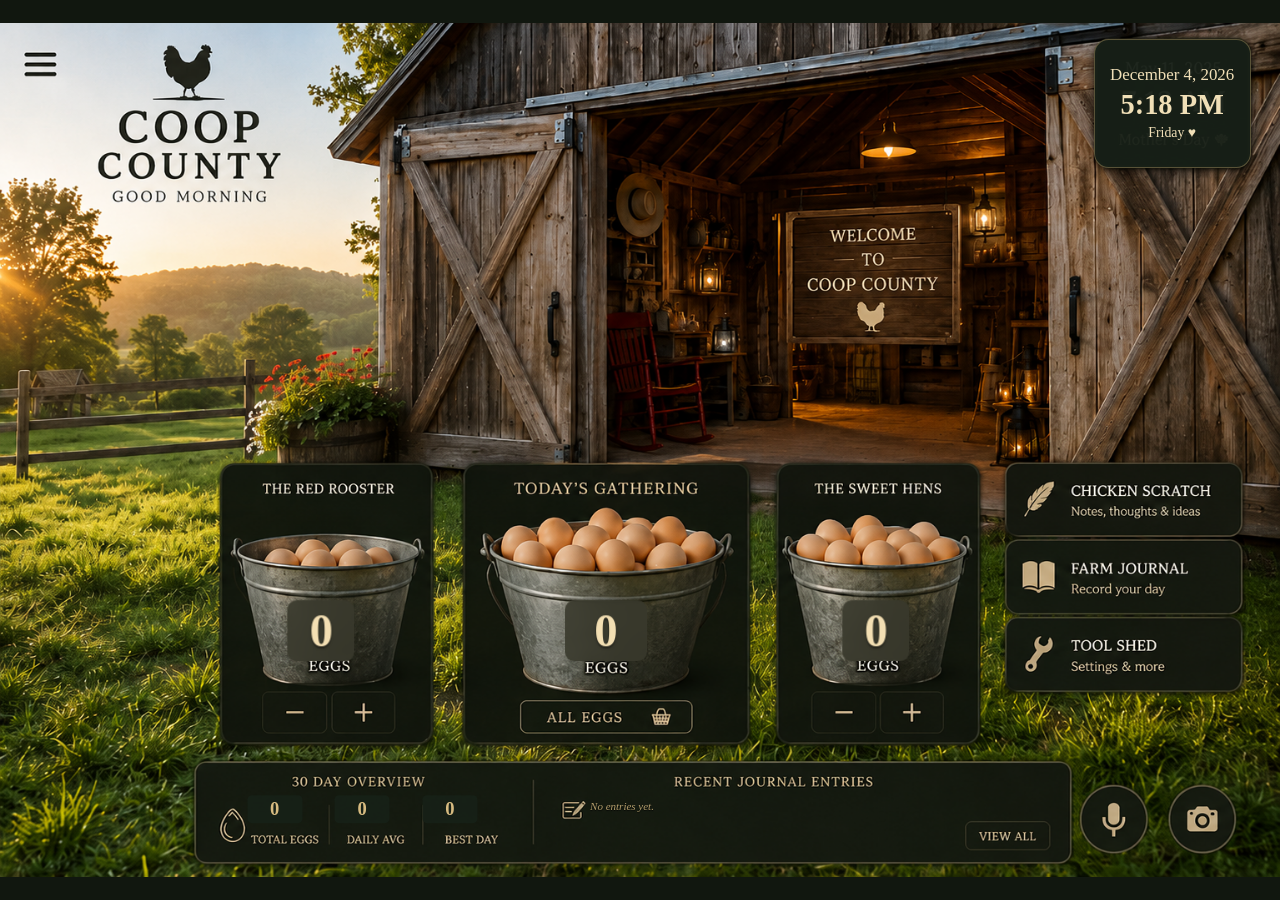
<file: index.html>
<!doctype html>
<html lang="en">
<head>
  <meta charset="utf-8">
  <meta name="viewport" content="width=device-width,initial-scale=1,viewport-fit=cover,user-scalable=yes">
  <meta name="theme-color" content="#172017">
  <meta name="apple-mobile-web-app-capable" content="yes">
  <meta name="apple-mobile-web-app-status-bar-style" content="black-translucent">
  <meta name="apple-mobile-web-app-title" content="Coop County">
  <link rel="manifest" href="manifest.webmanifest">
  <link rel="apple-touch-icon" href="assets/icons/icon-180.png">
  <title>Coop County</title>
  <link rel="stylesheet" href="css/styles.css">
  <style>
    :root{
      --ink:#f0d9a6;
      --ink-soft:#d7bb80;
      --panel:#172017;
      --panel-2:#202a1d;
      --edge:#706142;
      --shadow:rgba(0,0,0,.56);
      --focus:#fff1c8;
      --safe-top:env(safe-area-inset-top,0px);
      --safe-right:env(safe-area-inset-right,0px);
      --safe-bottom:env(safe-area-inset-bottom,0px);
      --safe-left:env(safe-area-inset-left,0px);
    }
    *{box-sizing:border-box}
    html,body{margin:0;min-height:100%;background:#11170f;color:var(--ink);font-family:Georgia,"Times New Roman",serif}
    body{overflow:auto;padding:var(--safe-top) var(--safe-right) var(--safe-bottom) var(--safe-left)}
    button,input,textarea{font:inherit}
    button{touch-action:manipulation}
    .app-shell{min-height:100svh;display:grid;place-items:center;background:#11170f}
    .illustration{
      position:relative;
      width:min(100vw,calc(100svh * 1.5));
      aspect-ratio:3/2;
      max-height:100svh;
      background:url("assets/images/coop-county-master.png") center/100% 100% no-repeat;
      overflow:hidden;
      isolation:isolate;
    }
    .hotspot,.count-btn,.capture-btn,.view-all{
      appearance:none;border:0;background:transparent;color:inherit;position:absolute;cursor:pointer;
    }
    .hotspot:focus-visible,.count-btn:focus-visible,.capture-btn:focus-visible,.view-all:focus-visible{
      outline:3px solid var(--focus);outline-offset:2px;border-radius:10px;
    }
    .hotspot{border-radius:14px}
    .hotspot:hover{box-shadow:inset 0 0 0 2px rgba(240,217,166,.36)}
    .menu-hotspot{left:1.5%;top:1.5%;width:8%;height:8%;z-index:5;}
    .clock{
      position:absolute;left:85.45%;top:1.8%;width:12.25%;height:15.1%;
      border-radius:1.15vw;background:rgba(23,32,23,.96);border:1px solid rgba(160,139,91,.48);
      box-shadow:0 .35vw .85vw var(--shadow);display:flex;flex-direction:column;align-items:center;justify-content:center;
      text-align:center;color:#f0dfb7;line-height:1.05;padding:.55vw;
    }
    .clock .date{font-size:clamp(11px,1.32vw,24px)}
    .clock .time{font-size:clamp(18px,2.22vw,40px);font-weight:700;margin:.5vw 0}
    .clock .day-note{font-size:clamp(10px,1.08vw,20px);white-space:nowrap}
    .counter-value{
      position:absolute;transform:translate(-50%,-50%);z-index:3;min-width:5.25%;height:7.2%;
      display:grid;place-items:center;border-radius:.75vw;
      color:#f3dfb3;font-size:clamp(25px,3.65vw,68px);line-height:1;font-weight:700;
      background:rgba(57,58,45,.88);backdrop-filter:blur(5px);-webkit-backdrop-filter:blur(5px);
      text-shadow:0 2px 2px rgba(0,0,0,.45);
    }
    #lucyValue{left:25.1%;top:71.2%}
    #totalValue{left:47.35%;top:71.2%;min-width:6.4%}
    #ethelValue{left:68.45%;top:71.2%}
    .count-btn{z-index:5;width:5.15%;height:5.35%;bottom:15.9%;border-radius:.45vw}
    .count-btn.minus.lucy{left:20.45%}.count-btn.plus.lucy{left:25.7%}
    .count-btn.minus.ethel{left:63.25%}.count-btn.plus.ethel{left:68.55%}
    .count-btn:active{background:rgba(240,217,166,.14)}
    .log-btn{left:40.55%;top:78.4%;width:14.2%;height:4.9%;z-index:6;border-radius:.5vw}
    .side-scratch{left:78.45%;top:51.45%;width:18.75%;height:9.1%}
    .side-journal{left:78.45%;top:60.65%;width:18.75%;height:8.8%}
    .side-tools{left:78.45%;top:69.55%;width:18.75%;height:8.8%}
    .overview-hotspot{left:15.1%;top:86.45%;width:26.45%;height:11.95%}
    .recent-hotspot{left:41.6%;top:86.45%;width:43.2%;height:11.95%}
    .view-all{left:76.35%;top:93.7%;width:6.7%;height:3.9%;z-index:6;border-radius:.4vw}
    .metric-value{
      position:absolute;z-index:4;top:92.1%;transform:translate(-50%,-50%);min-width:4.3%;height:3.25%;
      display:grid;place-items:center;background:rgba(23,32,23,.94);color:var(--ink-soft);font-weight:700;
      font-size:clamp(12px,1.45vw,26px);border-radius:.35vw;
    }
    #metricTotal{left:21.45%}#metricAverage{left:28.3%}#metricBest{left:35.15%}
    .recent-lines{
      position:absolute;z-index:4;left:46.1%;top:90.9%;width:28.4%;height:5.6%;pointer-events:none;
      color:var(--ink-soft);font-size:clamp(8px,.86vw,16px);line-height:1.45;overflow:hidden;
      text-shadow:0 1px 1px #000;
      display:grid;align-content:start;gap:.12em;
    }
    .recent-line{display:block;white-space:nowrap;overflow:hidden;text-overflow:ellipsis;min-width:0}
    .recent-empty{opacity:.82;font-style:italic}
    .capture-pair{position:absolute;z-index:8;right:3.55%;bottom:2.3%;display:flex;gap:.65vw;align-items:center}
    .capture-btn{
      position:relative;width:clamp(44px,5.15vw,78px);aspect-ratio:1;border-radius:50%;
      background:rgba(23,32,23,.94);border:2px solid rgba(212,187,128,.62);box-shadow:0 .3vw .8vw var(--shadow);
      display:grid;place-items:center;color:#caae72;
    }
    .capture-btn svg{width:51%;height:51%;fill:none;stroke:currentColor;stroke-width:1.75;stroke-linecap:round;stroke-linejoin:round}
    .capture-btn.listening{animation:pulse 1s ease-in-out infinite}
    @keyframes pulse{50%{box-shadow:0 0 0 .55vw rgba(212,187,128,.25),0 .3vw .8vw var(--shadow)}}
    .sr-only{position:absolute;width:1px;height:1px;padding:0;margin:-1px;overflow:hidden;clip:rect(0,0,0,0);white-space:nowrap;border:0}
    .modal-backdrop{position:fixed;inset:0;z-index:30;background:rgba(7,10,7,.62);display:none;align-items:center;justify-content:center;padding:18px}
    .modal-backdrop.open{display:flex}
    .modal{
      width:min(560px,96vw);max-height:min(82svh,720px);overflow:auto;background:linear-gradient(180deg,#202b1f,#141c15);
      color:#f0d9a6;border:1px solid #7d6c49;border-radius:18px;box-shadow:0 20px 60px rgba(0,0,0,.65);padding:20px;
    }
    .modal header{display:flex;align-items:center;justify-content:space-between;gap:14px;margin-bottom:14px}
    .modal h2{margin:0;font-size:clamp(22px,4vw,34px);font-weight:500}
    .close{border:1px solid #806e4b;background:#2b3929;color:#f0d9a6;border-radius:50%;width:42px;height:42px;font-size:24px;cursor:pointer}
    .modal label{display:block;margin:.8rem 0 .35rem}
    .modal input[type=text],.modal textarea{width:100%;border:1px solid #8b7750;background:#f4ead4;color:#302318;border-radius:10px;padding:11px 12px;font-size:16px}
    .modal textarea{min-height:130px;resize:vertical}
    .actions{display:flex;flex-wrap:wrap;gap:9px;margin-top:12px}
    .action{border:1px solid #8c7650;background:#2a3828;color:#f0d9a6;border-radius:10px;padding:10px 14px;cursor:pointer}
    .action.primary{background:#70502f}
    .list{display:grid;gap:9px;margin-top:14px}
    .list-item{display:grid;grid-template-columns:auto minmax(0,1fr) auto;gap:10px;align-items:center;border-top:1px solid rgba(205,178,116,.25);padding-top:10px}
    .list-item.done .item-text{text-decoration:line-through;opacity:.58}
    .scratch-add{margin-top:14px}
    .scratch-add-row{display:grid;grid-template-columns:minmax(0,1fr) auto;gap:9px;align-items:stretch}
    .scratch-add-row input{min-width:0}
    .scratch-toolbar{display:flex;justify-content:space-between;align-items:center;gap:10px;flex-wrap:wrap;margin-top:14px}
    .scratch-filters{display:flex;gap:7px;flex-wrap:wrap}
    .scratch-filter.active{background:#70502f;border-color:#b99b67}
    .scratch-summary{margin:12px 0 0;color:#cdb47b;font-size:.92rem}
    .scratch-list{margin-top:7px}
    .scratch-check{width:22px;height:22px;accent-color:#9a7449;cursor:pointer}
    .scratch-actions{display:flex;gap:6px;flex-wrap:wrap;justify-content:flex-end}
    .scratch-actions .action{padding:7px 10px}
    .scratch-empty{border:1px dashed rgba(205,178,116,.34);border-radius:10px;padding:18px;text-align:center;color:#cdb47b}
    .item-text{overflow-wrap:anywhere;line-height:1.35}
    @media (max-width:520px){
      .scratch-add-row{grid-template-columns:1fr}
      .scratch-toolbar{align-items:stretch}
      .scratch-filters{width:100%}
      .scratch-filters .action{flex:1}
      .scratch-toolbar>#clearDone{width:100%}
      .list-item{grid-template-columns:auto minmax(0,1fr)}
      .scratch-actions{grid-column:2;justify-content:flex-start}
    }
    .journal-form{border:1px solid rgba(205,178,116,.28);border-radius:14px;padding:14px;background:rgba(255,255,255,.025)}
    .journal-form-grid{display:grid;grid-template-columns:1fr 1fr;gap:10px}
    .journal-photo-preview{display:none;margin-top:10px;position:relative}
    .journal-photo-preview.show{display:block}
    .journal-photo-preview img{display:block;width:100%;max-height:260px;object-fit:cover;border-radius:12px;border:1px solid rgba(205,178,116,.35)}
    .journal-entry-head{display:flex;justify-content:space-between;gap:10px;align-items:flex-start}
    .journal-badge{display:inline-block;border:1px solid rgba(205,178,116,.35);border-radius:999px;padding:3px 8px;color:#d7bb80;font-size:.75rem;white-space:nowrap}
    .journal-entry-actions{display:flex;gap:7px;flex-wrap:wrap;margin-top:9px}
    .journal-entry-actions .action{padding:7px 10px}
    .journal-entry-photo{cursor:pointer;border:0;background:transparent;padding:0;width:100%;text-align:left}
    .journal-empty{border:1px dashed rgba(205,178,116,.34);border-radius:10px;padding:18px;text-align:center;color:#cdb47b}
    .photo-lightbox{position:fixed;inset:0;z-index:60;background:rgba(0,0,0,.88);display:none;align-items:center;justify-content:center;padding:20px}
    .photo-lightbox.open{display:flex}
    .photo-lightbox img{max-width:96vw;max-height:88svh;border-radius:12px;box-shadow:0 20px 60px rgba(0,0,0,.7)}
    .photo-lightbox .close{position:absolute;right:18px;top:calc(18px + var(--safe-top))}
    @media (max-width:520px){.journal-form-grid{grid-template-columns:1fr}.journal-entry-head{display:block}.journal-badge{margin-top:5px}}

    .tool-section{border:1px solid rgba(205,178,116,.28);border-radius:14px;padding:14px;margin-top:12px;background:rgba(255,255,255,.025)}
    .tool-section h3{margin:0 0 6px;font-size:1.08rem}
    .tool-section p{margin:0 0 10px;color:#cdb47b;line-height:1.4}
    .tool-grid{display:grid;grid-template-columns:repeat(2,minmax(0,1fr));gap:9px}
    .tool-grid .action{width:100%;text-align:center}
    .tool-stats{display:grid;grid-template-columns:repeat(2,minmax(0,1fr));gap:9px;margin-top:10px}
    .tool-stat{border:1px solid rgba(205,178,116,.24);border-radius:10px;padding:10px;background:rgba(0,0,0,.14)}
    .tool-stat strong{display:block;font-size:1.35rem;color:#f0d9a6}
    .tool-stat span{display:block;color:#cdb47b;font-size:.8rem;margin-top:2px}
    .status-line{display:flex;align-items:center;justify-content:space-between;gap:10px;border-top:1px solid rgba(205,178,116,.22);padding-top:10px;margin-top:10px}
    .status-pill{display:inline-flex;align-items:center;gap:7px;border:1px solid rgba(205,178,116,.32);border-radius:999px;padding:5px 9px;font-size:.82rem}
    .status-dot{width:9px;height:9px;border-radius:50%;background:#b75547}.status-dot.online{background:#7ca45e}
    .action.danger{background:#6e302b;border-color:#a4584e}.action.success{background:#3d6338;border-color:#6e965f}
    .tool-file{display:none}
    @media (max-width:520px){.tool-grid,.tool-stats{grid-template-columns:1fr}}
    .entry{border-top:1px solid rgba(205,178,116,.25);padding:10px 0;line-height:1.4}
    .entry time{display:block;color:#cdb47b;font-size:.88rem;margin-bottom:2px}
    .entry img{max-width:100%;border-radius:10px;margin-top:8px}
    .status{position:fixed;z-index:40;left:50%;bottom:calc(18px + var(--safe-bottom));transform:translateX(-50%);max-width:min(90vw,620px);background:#172017;color:#f0d9a6;border:1px solid #887550;border-radius:999px;padding:10px 16px;box-shadow:0 8px 25px rgba(0,0,0,.45);opacity:0;pointer-events:none;transition:opacity .2s}
    .status.show{opacity:1}
    .device-note{font-size:.85rem;color:#cdb47b;margin-top:10px}
    html[data-os="ios"] .capture-btn,html[data-os="android"] .capture-btn{min-width:48px}

    /* Phase 2 Item 4: Production Center and tucked-away utility links */
    .utility-link-list{display:grid;gap:9px;margin-top:12px}
    .utility-link-card{border:1px solid rgba(205,178,116,.28);border-radius:12px;padding:11px;background:rgba(0,0,0,.14)}
    .utility-link-card strong{display:block;font-size:1.03rem;overflow-wrap:anywhere}
    .utility-link-card a{display:block;color:#e1c384;margin-top:4px;overflow-wrap:anywhere}
    .utility-link-card p{white-space:pre-wrap;margin:7px 0 0;color:#cdb47b}
    .utility-link-actions{display:flex;gap:7px;flex-wrap:wrap;margin-top:10px}
    .utility-link-actions .action{padding:7px 10px}
    .production-summary{display:grid;grid-template-columns:repeat(2,minmax(0,1fr));gap:9px}
    .production-stat{border:1px solid rgba(205,178,116,.25);border-radius:12px;padding:12px;background:rgba(0,0,0,.14)}
    .production-stat strong{display:block;font-size:1.55rem;color:#f0d9a6}
    .production-stat span{display:block;color:#cdb47b;font-size:.78rem;margin-top:3px}
    .trend-line{margin-top:12px;border:1px solid rgba(205,178,116,.25);border-radius:12px;padding:12px;background:rgba(255,255,255,.025);line-height:1.45}
    .production-chart{display:grid;grid-template-columns:repeat(7,minmax(0,1fr));gap:7px;align-items:end;min-height:210px;margin-top:14px;padding:14px 8px 8px;border:1px solid rgba(205,178,116,.24);border-radius:12px;background:rgba(0,0,0,.14)}
    .production-day{height:180px;display:grid;grid-template-rows:22px 1fr 22px;align-items:end;justify-items:center;min-width:0}
    .production-value{font:700 .76rem/1 system-ui,sans-serif}
    .production-bar{width:min(32px,72%);height:var(--height);min-height:3px;border-radius:7px 7px 3px 3px;background:linear-gradient(180deg,#f1d99e,#a7803f)}
    .production-label{color:#cdb47b;font:700 .68rem/1 system-ui,sans-serif;white-space:nowrap}
    .submodal-note{color:#cdb47b;font-size:.9rem}
    @media(max-width:520px){.production-summary{grid-template-columns:1fr}.production-chart{gap:3px}.production-label{font-size:.59rem}}

    /* Phase 2 Item 5: full 30-Day Overview */
    .overview-intro{margin:0 0 12px;color:#cdb47b;line-height:1.45}
    .overview-section{margin-top:14px;border:1px solid rgba(205,178,116,.25);border-radius:14px;padding:13px;background:rgba(255,255,255,.025)}
    .overview-section h3{margin:0 0 9px;font-size:1.05rem}
    .overview-split{display:grid;grid-template-columns:repeat(2,minmax(0,1fr));gap:9px}
    .coop-total{border:1px solid rgba(205,178,116,.24);border-radius:12px;padding:12px;background:rgba(0,0,0,.14)}
    .coop-total strong{display:block;font-size:1.45rem}.coop-total span{display:block;color:#cdb47b;font-size:.8rem;margin-top:3px}
    .split-track{height:12px;border-radius:999px;overflow:hidden;background:#263122;display:flex;margin-top:10px;border:1px solid rgba(205,178,116,.22)}
    .split-lucy{background:#c59a57}.split-ethel{background:#7f9563}
    .calendar-grid{display:grid;grid-template-columns:repeat(7,minmax(0,1fr));gap:6px;margin-top:10px}
    .calendar-weekday{text-align:center;color:#cdb47b;font:700 .68rem/1 system-ui,sans-serif;padding:2px 0}
    .calendar-day{min-height:58px;border:1px solid rgba(205,178,116,.22);border-radius:9px;padding:6px;background:rgba(0,0,0,var(--day-alpha));display:flex;flex-direction:column;justify-content:space-between;gap:5px}
    .calendar-day.outside{visibility:hidden}
    .calendar-day.today{outline:2px solid #e1c384;outline-offset:1px}
    .calendar-date{font:700 .7rem/1 system-ui,sans-serif;color:#cdb47b}
    .calendar-eggs{font:800 1rem/1 system-ui,sans-serif;color:#f0d9a6}
    .calendar-eggs small{display:block;font-size:.58rem;color:#cdb47b;margin-top:3px;font-weight:700}
    .overview-history{display:grid;gap:7px;max-height:245px;overflow:auto;padding-right:3px}
    .overview-history-row{display:grid;grid-template-columns:minmax(0,1fr) auto;gap:10px;align-items:center;border-top:1px solid rgba(205,178,116,.19);padding-top:8px}
    .overview-history-row:first-child{border-top:0;padding-top:0}
    .overview-history-row time{display:block;color:#cdb47b;font-size:.78rem}.overview-history-row strong{font-size:1rem}
    .overview-history-count{font:800 1.15rem/1 system-ui,sans-serif;color:#f0d9a6;white-space:nowrap}
    @media(max-width:520px){.overview-split{grid-template-columns:1fr}.calendar-grid{gap:4px}.calendar-day{min-height:51px;padding:5px}.calendar-date{font-size:.62rem}.calendar-eggs{font-size:.9rem}}

    
    /* ===== Landscape Rotate Prompt ===== */
    #rotatePrompt{
      position:fixed; inset:0; z-index:200;
      background:var(--panel); color:var(--ink);
      display:none;
      flex-direction:column;
      align-items:center;
      justify-content:center;
      text-align:center;
      padding:30px;
    }
#rotatePrompt .icon{
      font-size:3rem;
      margin-bottom:16px;
      animation:tilt 1.6s ease-in-out infinite;
    }
    @keyframes tilt{
      0%,100%{transform:rotate(0deg);}
      50%{transform:rotate(90deg);}
    }
    #rotatePrompt p{
      font-family:Georgia,"Times New Roman",serif;
      font-size:1.2rem;
      max-width:320px;
      line-height:1.5;
    }
    @media (orientation:portrait){
      #rotatePrompt.enabled{display:flex;}
    }

    @media (prefers-reduced-motion:reduce){*{animation:none!important;transition:none!important}}
  </style>
</head>

<body>
  <!-- Landscape rotate prompt -->
  <div id="rotatePrompt" class="enabled">
    <div class="icon">&#8635;</div>
    <p>Turn your device sideways, sugar. Coop County likes to stretch out.</p>
  </div>

  <main class="app-shell">
    <section class="illustration" aria-label="Coop County interactive egg tracker">
      
      <button class="hotspot menu-hotspot" type="button" data-open="menu" aria-label="Open navigation menu"></button>
      <div class="clock" aria-live="polite">
        <div class="date" id="clockDate"></div>
        <div class="time" id="clockTime"></div>
        <div class="day-note" id="clockNote">Another good day ♥</div>
      </div>

      <div class="counter-value" id="lucyValue" aria-live="polite">0</div>
      <div class="counter-value" id="totalValue" aria-live="polite">0</div>
      <div class="counter-value" id="ethelValue" aria-live="polite">0</div>

      <button class="count-btn minus lucy" type="button" data-counter="lucy" data-delta="-1" aria-label="Subtract one egg from Lucy"></button>
      <button class="count-btn plus lucy" type="button" data-counter="lucy" data-delta="1" aria-label="Add one egg to Lucy"></button>
      <button class="count-btn minus ethel" type="button" data-counter="ethel" data-delta="-1" aria-label="Subtract one egg from Ethel"></button>
      <button class="count-btn plus ethel" type="button" data-counter="ethel" data-delta="1" aria-label="Add one egg to Ethel"></button>
      <button class="hotspot log-btn" type="button" id="logGathering" aria-label="Log today's gathering"></button>

      <button class="hotspot side-scratch" type="button" data-open="scratchModal" aria-label="Open Chicken Scratch to-do list"></button>
      <button class="hotspot side-journal" type="button" data-open="journalModal" aria-label="Open Farm Journal"></button>
      <button class="hotspot side-tools" type="button" data-open="toolsModal" aria-label="Open Tool Shed"></button>
      <button class="hotspot overview-hotspot" type="button" data-open="overviewModal" aria-label="Open 30-day overview"></button>
      <button class="hotspot recent-hotspot" type="button" data-open="journalModal" aria-label="Open recent journal entries"></button>
      <button class="view-all" type="button" data-open="journalModal" aria-label="View all journal entries"></button>

      <div class="metric-value" id="metricTotal">0</div>
      <div class="metric-value" id="metricAverage">0</div>
      <div class="metric-value" id="metricBest">0</div>
      <div class="recent-lines" id="recentLines" role="status" aria-live="polite"><span class="recent-empty">No entries yet.</span></div>

      <div class="capture-pair" aria-label="Capture tools">
        <button class="capture-btn" id="micButton" style="display:none" type="button" aria-label="Speak Lucy and Ethel egg counts" title="Voice egg count">
          <svg viewBox="0 0 24 24" aria-hidden="true">
            <rect x="9" y="3" width="6" height="11" rx="3"></rect>
            <path d="M5.5 11.5a6.5 6.5 0 0 0 13 0M12 18v3M9 21h6"></path>
          </svg>
        </button>
        <button class="capture-btn" id="cameraButton" style="display:none" type="button" aria-label="Take or choose a photo" title="Camera">
          <svg viewBox="0 0 24 24" aria-hidden="true">
            <path d="M4 7h4l1.4-2h5.2L16 7h4v12H4z"></path>
            <circle cx="12" cy="13" r="4"></circle>
          </svg>
        </button>
        <input class="sr-only" id="cameraInput" type="file" accept="image/*" capture="environment">
      </div>
    </section>
  </main>

  <div class="modal-backdrop" id="scratchModal" role="dialog" aria-modal="true" aria-labelledby="scratchTitle">
    <section class="modal">
      <header><h2 id="scratchTitle">Chicken Scratch</h2><button class="close" type="button" data-close aria-label="Close">×</button></header>
      <p>Keep the little coop chores from wandering off. Add a task, check it when it is done, or edit it anytime.</p>
      <form id="todoForm" class="scratch-add" autocomplete="off">
        <label for="todoInput">What needs doing?</label>
        <div class="scratch-add-row">
          <input id="todoInput" type="text" maxlength="120" placeholder="Refill oyster shell, fix the latch…">
          <button class="action primary" id="addTodo" type="submit">Add</button>
        </div>
      </form>
      <div class="scratch-toolbar" aria-label="Chicken Scratch filters">
        <div class="scratch-filters" role="group" aria-label="Show tasks">
          <button class="action scratch-filter active" type="button" data-todo-filter="all" aria-pressed="true">All</button>
          <button class="action scratch-filter" type="button" data-todo-filter="open" aria-pressed="false">To do</button>
          <button class="action scratch-filter" type="button" data-todo-filter="done" aria-pressed="false">Done</button>
        </div>
        <button class="action" id="clearDone" type="button">Clear completed</button>
      </div>
      <p class="scratch-summary" id="todoSummary" aria-live="polite"></p>
      <div class="list scratch-list" id="todoList"></div>
    </section>
  </div>

  <div class="modal-backdrop" id="journalModal" role="dialog" aria-modal="true" aria-labelledby="journalTitle">
    <section class="modal">
      <header><h2 id="journalTitle">Farm Journal</h2><button class="close" type="button" data-close aria-label="Close">×</button></header>
      <p>Gatherings are recorded automatically. Add observations, memories, or anything worth keeping.</p>
      <form id="journalForm" class="journal-form" autocomplete="off">
        <input type="hidden" id="journalEditType" value="">
        <input type="hidden" id="journalEditId" value="">
        <div class="journal-form-grid">
          <div><label for="journalDate">Date and time</label><input id="journalDate" type="datetime-local"></div>
          <div><label for="journalPhotoInput">Photo</label><input id="journalPhotoInput" type="file" accept="image/*" capture="environment"></div>
        </div>
        <label for="journalText">Journal note</label>
        <textarea id="journalText" maxlength="2000" placeholder="What happened around the coop today?"></textarea>
        <div class="journal-photo-preview" id="journalPhotoPreview"><img id="journalPreviewImage" alt="Photo ready for this journal entry"><div class="actions"><button class="action" id="removeJournalPhoto" type="button">Remove photo</button></div></div>
        <div class="actions">
          <button class="action primary" id="saveJournal" type="submit">Save entry</button>
          <button class="action" id="cancelJournalEdit" type="button" hidden>Cancel edit</button>
        </div>
      </form>
      <div class="list" id="journalList"></div>
    </section>
  </div>

  <div class="photo-lightbox" id="photoLightbox" role="dialog" aria-modal="true" aria-label="Journal photo">
    <button class="close" id="closeLightbox" type="button" aria-label="Close photo">×</button>
    <img id="lightboxImage" alt="Journal photo enlarged">
  </div>

  <div class="modal-backdrop" id="toolsModal" role="dialog" aria-modal="true" aria-labelledby="toolsTitle">
    <section class="modal">
      <header><h2 id="toolsTitle">Tool Shed</h2><button class="close" type="button" data-close aria-label="Close">×</button></header>
      <p>Your Coop County control center for backups, exports, resets, and app status.</p>

      <section class="tool-section" aria-labelledby="backupHeading">
        <h3 id="backupHeading">Backup &amp; Restore</h3>
        <p>Save one complete backup containing egg history, Farm Journal, Chicken Scratch, current counts, and photos.</p>
        <div class="tool-grid">
          <button class="action primary" id="exportBackup" type="button">Download full backup</button>
          <button class="action" id="restoreBackup" type="button">Restore a backup</button>
        </div>
        <input class="tool-file" id="restoreInput" type="file" accept="application/json,.json">
      </section>

      <section class="tool-section" aria-labelledby="exportHeading">
        <h3 id="exportHeading">CSV Exports</h3>
        <p>Open these files in Excel, Google Sheets, or another spreadsheet program.</p>
        <div class="tool-grid">
          <button class="action" id="exportCsv" type="button">Egg history CSV</button>
          <button class="action" id="exportJournalCsv" type="button">Farm Journal CSV</button>
          <button class="action" id="exportScratchCsv" type="button">Chicken Scratch CSV</button>
        </div>
      </section>

      <section class="tool-section" aria-labelledby="resetHeading">
        <h3 id="resetHeading">Reset Options</h3>
        <p>Each reset asks for confirmation before anything is removed.</p>
        <div class="tool-grid">
          <button class="action" id="resetCurrent" type="button">Reset current counts</button>
          <button class="action" id="resetScratch" type="button">Clear Chicken Scratch</button>
          <button class="action" id="resetJournal" type="button">Clear Farm Journal</button>
          <button class="action danger" id="clearAll" type="button">Factory reset all data</button>
        </div>
      </section>

      <section class="tool-section" aria-labelledby="connectionsHeading">
        <h3 id="connectionsHeading">Connections</h3>
        <p>Useful links stay tucked inside the Tool Shed and never clutter the main farm screen.</p>
        <div class="tool-grid">
          <button class="action" id="openSocialLinks" type="button">Social Links</button>
          <button class="action" id="openWeatherLink" type="button">Weather Link</button>
        </div>
      </section>

      <section class="tool-section" aria-labelledby="statusHeading">
        <h3 id="statusHeading">App &amp; Data Status</h3>
        <div class="tool-stats">
          <div class="tool-stat"><strong id="toolGatherings">0</strong><span>Gatherings</span></div>
          <div class="tool-stat"><strong id="toolJournal">0</strong><span>Journal notes</span></div>
          <div class="tool-stat"><strong id="toolTasks">0</strong><span>Scratch tasks</span></div>
          <div class="tool-stat"><strong id="toolStorage">0 KB</strong><span>Local storage used</span></div>
        </div>
        <div class="status-line"><span>Version <strong id="appVersion">Phase 2 · Item 5</strong></span><span class="status-pill"><span class="status-dot" id="connectionDot"></span><span id="connectionText">Checking…</span></span></div>
        <div class="actions"><button class="action success" id="checkUpdate" type="button">Check for app update</button></div>
      </section>
      <p class="device-note" id="deviceNote"></p>
    </section>
  </div>

  <div class="modal-backdrop" id="socialModal" role="dialog" aria-modal="true" aria-labelledby="socialTitle">
    <section class="modal">
      <header><h2 id="socialTitle">Social Links</h2><button class="close" type="button" data-close aria-label="Close">×</button></header>
      <p class="submodal-note">Add any site, its link, and private notes. Coop County only stores and opens the links you choose.</p>
      <form id="socialForm" class="journal-form" autocomplete="off">
        <input type="hidden" id="socialEditId" value="">
        <label for="socialName">Site or connection name</label>
        <input id="socialName" type="text" maxlength="100" placeholder="Facebook, farm website, YouTube…" required>
        <label for="socialUrl">Link</label>
        <input id="socialUrl" type="text" inputmode="url" maxlength="1000" placeholder="https://…" required>
        <label for="socialNotes">Notes (optional)</label>
        <textarea id="socialNotes" maxlength="1000" placeholder="Login reminder, posting notes, contact details…"></textarea>
        <div class="actions"><button class="action primary" id="saveSocial" type="submit">Save link</button><button class="action" id="cancelSocialEdit" type="button" hidden>Cancel edit</button></div>
      </form>
      <div class="utility-link-list" id="socialList"></div>
    </section>
  </div>

  <div class="modal-backdrop" id="weatherModal" role="dialog" aria-modal="true" aria-labelledby="weatherTitle">
    <section class="modal">
      <header><h2 id="weatherTitle">Weather Link</h2><button class="close" type="button" data-close aria-label="Close">×</button></header>
      <p class="submodal-note">Choose any local weather website. Coop County opens it; the weather service supplies the forecast.</p>
      <form id="weatherForm" class="journal-form" autocomplete="off">
        <label for="weatherUrl">Preferred local weather link</label>
        <input id="weatherUrl" type="text" inputmode="url" maxlength="1000" placeholder="https://weather.gov/…">
        <div class="actions"><button class="action primary" type="submit">Save weather link</button><button class="action success" id="launchWeather" type="button">Open weather</button><button class="action" id="clearWeather" type="button">Clear</button></div>
      </form>
    </section>
  </div>

  <div class="modal-backdrop" id="overviewModal" role="dialog" aria-modal="true" aria-labelledby="overviewTitle">
    <section class="modal">
      <header><h2 id="overviewTitle">30-Day Overview</h2><button class="close" type="button" data-close aria-label="Close">×</button></header>
      <div id="overviewDetails"></div>
    </section>
  </div>

  <div class="status" id="status" aria-live="polite"></div>

  <script>
  (()=>{
    'use strict';
    const KEY='coopCountyInteractiveIllustrationV1';
    const fresh={lucy:0,ethel:0,gatherings:[],todos:[],journal:[],socialLinks:[],weatherUrl:'',pendingPhoto:null};
    let state=load();
    state.todos=Array.isArray(state.todos)?state.todos.map((todo,index)=>({id:todo.id||`scratch-${Date.now()}-${index}`,text:String(todo.text||'').trim(),done:Boolean(todo.done),createdAt:todo.createdAt||new Date().toISOString()})).filter(todo=>todo.text):[];
    state.gatherings=Array.isArray(state.gatherings)?state.gatherings.map((g,index)=>({...g,id:g.id||`gathering-${new Date(g.time||Date.now()).getTime()}-${index}`})):[];
    state.journal=Array.isArray(state.journal)?state.journal.map((j,index)=>({...j,id:j.id||`journal-${new Date(j.time||Date.now()).getTime()}-${index}`})):[];
    state.socialLinks=Array.isArray(state.socialLinks)?state.socialLinks.map((link,index)=>({id:link.id||`social-${Date.now()}-${index}`,name:String(link.name||'').trim(),url:String(link.url||'').trim(),notes:String(link.notes||'')})).filter(link=>link.name&&link.url):[];
    state.weatherUrl=String(state.weatherUrl||'');
    let todoFilter='all';
    let journalDraftPhoto=null;
    const $=id=>document.getElementById(id);
    const escapeHtml=v=>String(v).replace(/[&<>"']/g,c=>({"&":"&amp;","<":"&lt;",">":"&gt;","\"":"&quot;","'":"&#39;"}[c]));
    const safeUrl=value=>{const raw=String(value||'').trim();if(!raw)return '';try{const url=new URL(/^https?:\/\//i.test(raw)?raw:`https://${raw}`);return /^https?:$/.test(url.protocol)?url.href:''}catch{return ''}};

    function load(){try{return {...fresh,...JSON.parse(localStorage.getItem(KEY)||'{}')}}catch{return {...fresh}}}
    function save(){try{localStorage.setItem(KEY,JSON.stringify(state))}catch{showStatus('Storage is full. Export the log, then remove older photos.')}}

    function detectDevice(){
      const ua=navigator.userAgent||'';const platform=navigator.platform||'';let os='Other';let key='other';
      if(/iPad|iPhone|iPod/.test(ua)||(platform==='MacIntel'&&navigator.maxTouchPoints>1)){os='iOS / iPadOS';key='ios'}
      else if(/Android/i.test(ua)){os='Android';key='android'}
      else if(/Windows/i.test(ua)){os='Windows';key='windows'}
      else if(/Mac/i.test(platform)){os='macOS';key='mac'}
      document.documentElement.dataset.os=key;
      document.documentElement.dataset.orientation=matchMedia('(orientation:portrait)').matches?'portrait':'landscape';
      $('deviceNote').textContent=`Detected: ${os} · ${document.documentElement.dataset.orientation}. Layout and safe areas adapt automatically.`;
    }
    detectDevice();addEventListener('resize',detectDevice);addEventListener('orientationchange',()=>setTimeout(detectDevice,150));

    function updateClock(){
      const d=new Date();
      $('clockDate').textContent=new Intl.DateTimeFormat(undefined,{month:'long',day:'numeric',year:'numeric'}).format(d);
      $('clockTime').textContent=new Intl.DateTimeFormat(undefined,{hour:'numeric',minute:'2-digit'}).format(d);
      $('clockNote').textContent=new Intl.DateTimeFormat(undefined,{weekday:'long'}).format(d)+' ♥';
    }
    updateClock();setInterval(updateClock,1000);

    function validDate(value){const date=new Date(value);return Number.isNaN(date.getTime())?null:date}
    function formatDate(iso){const date=validDate(iso);return date?new Intl.DateTimeFormat(undefined,{dateStyle:'medium',timeStyle:'short'}).format(date):'Date unavailable'}
    function recentEntryText(entry){
      const date=validDate(entry.time);
      const when=date?new Intl.DateTimeFormat(undefined,{month:'short',day:'numeric'}).format(date):'Recent';
      const raw=String(entry.text||entry.note||'Journal entry').replace(/\s+/g,' ').trim();
      return `${when} — ${raw||'Journal entry'}`;
    }
    function renderRecentJournal(entries){
      const container=$('recentLines');
      container.replaceChildren();
      const recent=entries.filter(entry=>validDate(entry.time)).slice(0,2);
      if(!recent.length){
        const empty=document.createElement('span');empty.className='recent-empty';empty.textContent='No entries yet.';container.append(empty);return;
      }
      recent.forEach(entry=>{const line=document.createElement('span');line.className='recent-line';line.textContent=recentEntryText(entry);line.title=recentEntryText(entry);container.append(line)});
    }
    function showStatus(text){const s=$('status');s.textContent=text;s.classList.add('show');clearTimeout(showStatus.t);showStatus.t=setTimeout(()=>s.classList.remove('show'),3300)}

    function render(){
      $('lucyValue').textContent=state.lucy;
      $('ethelValue').textContent=state.ethel;
      $('totalValue').textContent=state.lucy+state.ethel;

      const cutoff=Date.now()-30*86400000;
      const g30=state.gatherings.filter(g=>new Date(g.time).getTime()>=cutoff);
      const total=g30.reduce((sum,g)=>sum+g.total,0);
      const avg=g30.length?(total/g30.length).toFixed(1):'0';
      const best=g30.length?Math.max(...g30.map(g=>g.total)):0;
      $('metricTotal').textContent=total;
      $('metricAverage').textContent=avg;
      $('metricBest').textContent=best;

      const combined=[
        ...state.gatherings.map(g=>({id:g.id,time:g.time,text:`Lucy ${g.lucy}, Ethel ${g.ethel} — ${g.total} eggs${g.note?`\n${g.note}`:''}`,photo:g.photo,type:'gathering',lucy:g.lucy,ethel:g.ethel,total:g.total,note:g.note||''})),
        ...state.journal.map(j=>({...j,type:'note'}))
      ].sort((a,b)=>(validDate(b.time)?.getTime()||0)-(validDate(a.time)?.getTime()||0));
      renderRecentJournal(combined);

      const openTodos=state.todos.filter(todo=>!todo.done).length;
      const doneTodos=state.todos.length-openTodos;
      $('todoSummary').textContent=state.todos.length?`${openTodos} to do · ${doneTodos} finished`:'Your scratch list is clear.';
      document.querySelectorAll('[data-todo-filter]').forEach(button=>{
        const active=button.dataset.todoFilter===todoFilter;
        button.classList.toggle('active',active);
        button.setAttribute('aria-pressed',String(active));
      });
      $('clearDone').disabled=doneTodos===0;
      $('todoList').innerHTML='';
      const visibleTodos=state.todos.filter(todo=>todoFilter==='all'||(todoFilter==='done'?todo.done:!todo.done));
      visibleTodos.forEach(todo=>{
        const row=document.createElement('div');row.className='list-item'+(todo.done?' done':'');
        const check=document.createElement('input');check.type='checkbox';check.className='scratch-check';check.checked=todo.done;check.setAttribute('aria-label',`${todo.done?'Mark not done':'Mark completed'}: ${todo.text}`);
        check.addEventListener('change',()=>{todo.done=check.checked;save();render()});
        const text=document.createElement('div');text.className='item-text';text.textContent=todo.text;
        const actions=document.createElement('div');actions.className='scratch-actions';
        const edit=document.createElement('button');edit.className='action';edit.type='button';edit.textContent='Edit';
        edit.addEventListener('click',()=>{const next=prompt('Edit this Chicken Scratch item:',todo.text);if(next===null)return;const clean=next.trim().slice(0,120);if(!clean){showStatus('The task was left unchanged.');return}todo.text=clean;save();render();showStatus('Chicken Scratch updated.');});
        const remove=document.createElement('button');remove.className='action';remove.type='button';remove.textContent='Remove';
        remove.addEventListener('click',()=>{state.todos=state.todos.filter(item=>item.id!==todo.id);save();render();showStatus('Task removed.');});
        actions.append(edit,remove);row.append(check,text,actions);$('todoList').append(row);
      });
      if(!visibleTodos.length){
        const message=todoFilter==='done'?'Nothing completed yet.':todoFilter==='open'?'No chores waiting.':'No chores on the list.';
        $('todoList').innerHTML=`<div class="scratch-empty">${message}</div>`;
      }

      $('journalList').innerHTML='';
      combined.forEach(e=>{
        const article=document.createElement('article');article.className='entry';
        const head=document.createElement('div');head.className='journal-entry-head';
        const when=document.createElement('time');when.textContent=formatDate(e.time);
        const badge=document.createElement('span');badge.className='journal-badge';badge.textContent=e.type==='gathering'?'Gathering':'Journal note';
        head.append(when,badge);
        const text=document.createElement('div');text.textContent=e.text;
        article.append(head,text);
        if(e.photo){const photoButton=document.createElement('button');photoButton.type='button';photoButton.className='journal-entry-photo';photoButton.setAttribute('aria-label','View attached photo');const img=document.createElement('img');img.src=e.photo;img.alt='Photo attached to journal entry';photoButton.append(img);photoButton.addEventListener('click',()=>openLightbox(e.photo));article.append(photoButton)}
        const actions=document.createElement('div');actions.className='journal-entry-actions';
        const edit=document.createElement('button');edit.type='button';edit.className='action';edit.textContent='Edit';edit.addEventListener('click',()=>beginJournalEdit(e));
        const remove=document.createElement('button');remove.type='button';remove.className='action';remove.textContent='Delete';remove.addEventListener('click',()=>deleteJournalEntry(e));
        actions.append(edit,remove);article.append(actions);$('journalList').append(article);
      });
      if(!combined.length)$('journalList').innerHTML='<div class="journal-empty">No journal entries yet.</div>';

      $('toolGatherings').textContent=state.gatherings.length;
      $('toolJournal').textContent=state.journal.length;
      $('toolTasks').textContent=state.todos.length;
      const storageBytes=new Blob([localStorage.getItem(KEY)||'']).size;
      $('toolStorage').textContent=storageBytes<1024?`${storageBytes} B`:`${(storageBytes/1024).toFixed(storageBytes>10240?0:1)} KB`;
      updateConnectionStatus();

      const dayMs=86400000;
      const todayStart=new Date();todayStart.setHours(0,0,0,0);
      const windowStart=new Date(todayStart);windowStart.setDate(windowStart.getDate()-29);
      const windowEnd=new Date(todayStart);windowEnd.setDate(windowEnd.getDate()+1);
      const rolling30=state.gatherings.filter(g=>{const t=new Date(g.time);return t>=windowStart&&t<windowEnd});
      const daily30=[];
      for(let i=0;i<30;i++){
        const d=new Date(windowStart);d.setDate(d.getDate()+i);
        const next=new Date(d);next.setDate(next.getDate()+1);
        const entries=rolling30.filter(g=>{const t=new Date(g.time);return t>=d&&t<next});
        daily30.push({date:d,entries,total:entries.reduce((n,g)=>n+Number(g.total||0),0),lucy:entries.reduce((n,g)=>n+Number(g.lucy||0),0),ethel:entries.reduce((n,g)=>n+Number(g.ethel||0),0)});
      }
      const rollingTotal=daily30.reduce((n,d)=>n+d.total,0);
      const activeDays=daily30.filter(d=>d.total>0).length;
      const quietDays=30-activeDays;
      const calendarAverage=(rollingTotal/30).toFixed(1);
      const activeAverage=activeDays?(rollingTotal/activeDays).toFixed(1):'0';
      const bestDay=daily30.reduce((best,d)=>d.total>best.total?d:best,{date:null,total:0});
      const bestDate=bestDay.date?new Intl.DateTimeFormat(undefined,{month:'short',day:'numeric'}).format(bestDay.date):'—';
      const lucy30=daily30.reduce((n,d)=>n+d.lucy,0),ethel30=daily30.reduce((n,d)=>n+d.ethel,0);
      const splitTotal=Math.max(1,lucy30+ethel30),lucyPct=Math.round(lucy30/splitTotal*100),ethelPct=100-lucyPct;
      const topCoop=lucy30===ethel30?'Tied':lucy30>ethel30?'Lucy':'Ethel';
      const last7=daily30.slice(-7).reduce((n,d)=>n+d.total,0),prior7=daily30.slice(-14,-7).reduce((n,d)=>n+d.total,0);
      const change=prior7?((last7-prior7)/prior7*100):null;
      const trend=change===null?(last7?'A first 7-day baseline is forming.':'Log gatherings to begin a trend.'):(change>1?`Up ${Math.abs(change).toFixed(0)}% from the prior 7 days.`:change<-1?`Down ${Math.abs(change).toFixed(0)}% from the prior 7 days.`:'Holding steady with the prior 7 days.');
      const maxDaily=Math.max(1,...daily30.map(d=>d.total));
      const firstWeekday=windowStart.getDay();
      const calendarBlanks=Array.from({length:firstWeekday},()=>'<div class="calendar-day outside" aria-hidden="true"></div>').join('');
      const weekdayLabels=['Sun','Mon','Tue','Wed','Thu','Fri','Sat'].map(d=>`<div class="calendar-weekday">${d}</div>`).join('');
      const calendarDays=daily30.map(day=>{
        const alpha=(.08+(day.total/maxDaily)*.42).toFixed(2);
        const isToday=day.date.getTime()===todayStart.getTime();
        const label=new Intl.DateTimeFormat(undefined,{weekday:'long',month:'long',day:'numeric'}).format(day.date);
        return `<div class="calendar-day${isToday?' today':''}" style="--day-alpha:${alpha}" aria-label="${escapeHtml(label)}: ${day.total} eggs"><span class="calendar-date">${new Intl.DateTimeFormat(undefined,{month:'short',day:'numeric'}).format(day.date)}</span><span class="calendar-eggs">${day.total}<small>${day.total===1?'egg':'eggs'}</small></span></div>`;
      }).join('');
      const recentRows=[...rolling30].sort((a,b)=>new Date(b.time)-new Date(a.time)).slice(0,10).map(g=>`<div class="overview-history-row"><div><strong>Lucy ${Number(g.lucy||0)} · Ethel ${Number(g.ethel||0)}</strong><time>${escapeHtml(formatDate(g.time))}</time></div><span class="overview-history-count">${Number(g.total||0)} eggs</span></div>`).join('');
      $('overviewDetails').innerHTML=`
        <p class="overview-intro">A complete rolling look at the last 30 calendar days, ending today.</p>
        <div class="production-summary">
          <div class="production-stat"><strong>${rollingTotal}</strong><span>Total eggs</span></div>
          <div class="production-stat"><strong>${calendarAverage}</strong><span>Average per calendar day</span></div>
          <div class="production-stat"><strong>${activeAverage}</strong><span>Average per gathering day</span></div>
          <div class="production-stat"><strong>${bestDay.total}</strong><span>Best day · ${escapeHtml(bestDate)}</span></div>
          <div class="production-stat"><strong>${activeDays}</strong><span>Days with production</span></div>
          <div class="production-stat"><strong>${quietDays}</strong><span>Days without entries</span></div>
        </div>
        <div class="trend-line"><strong>7-day trend:</strong> ${escapeHtml(trend)}</div>
        <section class="overview-section"><h3>Lucy &amp; Ethel</h3><div class="overview-split"><div class="coop-total"><strong>${lucy30}</strong><span>Lucy · ${lucyPct}% of recorded eggs</span></div><div class="coop-total"><strong>${ethel30}</strong><span>Ethel · ${ethelPct}% of recorded eggs</span></div></div><div class="split-track" aria-label="Lucy ${lucyPct} percent and Ethel ${ethelPct} percent"><span class="split-lucy" style="width:${lucyPct}%"></span><span class="split-ethel" style="width:${ethelPct}%"></span></div><p class="submodal-note">Highest-producing coop: <strong>${escapeHtml(topCoop)}</strong></p></section>
        <section class="overview-section"><h3>30-Day Calendar</h3><div class="calendar-grid">${weekdayLabels}${calendarBlanks}${calendarDays}</div></section>
        <section class="overview-section"><h3>Recent Gatherings</h3><div class="overview-history">${recentRows||'<div class="scratch-empty">No gatherings recorded in this 30-day window.</div>'}</div></section>
        <p class="submodal-note">${rolling30.length} gathering${rolling30.length===1?'':'s'} recorded during this rolling 30-day window.</p>`;
      renderSocialLinks();
      $('weatherUrl').value=state.weatherUrl||'';
    }

    document.querySelectorAll('[data-counter]').forEach(btn=>btn.addEventListener('click',()=>{
      const key=btn.dataset.counter;state[key]=Math.max(0,state[key]+Number(btn.dataset.delta));save();render();
    }));

    $('logGathering').addEventListener('click',()=>{
      const total=state.lucy+state.ethel;
      if(!total){showStatus('Add Lucy and Ethel counts first.');return}
      const entry={id:`gathering-${Date.now()}-${Math.random().toString(16).slice(2)}`,time:new Date().toISOString(),lucy:state.lucy,ethel:state.ethel,total,photo:state.pendingPhoto||null};
      state.gatherings.push(entry);state.pendingPhoto=null;save();render();showStatus(`Gathering logged: ${total} eggs.`);
    });

    function addTodo(){
      const input=$('todoInput');const text=input.value.trim().slice(0,120);
      if(!text){showStatus('Write down a chore first.');input.focus();return}
      state.todos.push({id:`scratch-${Date.now()}-${Math.random().toString(16).slice(2)}`,text,done:false,createdAt:new Date().toISOString()});
      input.value='';todoFilter='all';save();render();input.focus();showStatus('Added to Chicken Scratch.');
    }
    $('todoForm').addEventListener('submit',event=>{event.preventDefault();addTodo()});
    document.querySelectorAll('[data-todo-filter]').forEach(button=>button.addEventListener('click',()=>{todoFilter=button.dataset.todoFilter;render()}));
    $('clearDone').addEventListener('click',()=>{
      const count=state.todos.filter(todo=>todo.done).length;if(!count)return;
      if(!confirm(`Clear ${count} completed ${count===1?'task':'tasks'}?`))return;
      state.todos=state.todos.filter(todo=>!todo.done);save();render();showStatus('Completed chores cleared.');
    });

    function toLocalInputValue(iso){const d=new Date(iso||Date.now());const pad=n=>String(n).padStart(2,'0');return `${d.getFullYear()}-${pad(d.getMonth()+1)}-${pad(d.getDate())}T${pad(d.getHours())}:${pad(d.getMinutes())}`}
    function resetJournalForm(){
      $('journalForm').reset();$('journalDate').value=toLocalInputValue();$('journalEditType').value='';$('journalEditId').value='';journalDraftPhoto=null;
      $('journalPhotoPreview').classList.remove('show');$('journalPreviewImage').removeAttribute('src');$('saveJournal').textContent='Save entry';$('cancelJournalEdit').hidden=true;
    }
    function beginJournalEdit(entry){
      $('journalEditType').value=entry.type;$('journalEditId').value=entry.id;$('journalDate').value=toLocalInputValue(entry.time);
      $('journalText').value=entry.type==='gathering'?(entry.note||''):entry.text;journalDraftPhoto=entry.photo||null;
      if(journalDraftPhoto){$('journalPreviewImage').src=journalDraftPhoto;$('journalPhotoPreview').classList.add('show')}else{$('journalPhotoPreview').classList.remove('show');$('journalPreviewImage').removeAttribute('src')}
      $('saveJournal').textContent='Save changes';$('cancelJournalEdit').hidden=false;$('journalText').focus();
    }
    function deleteJournalEntry(entry){
      if(!confirm(`Delete this ${entry.type==='gathering'?'gathering':'journal entry'}?`))return;
      if(entry.type==='gathering')state.gatherings=state.gatherings.filter(item=>item.id!==entry.id);else state.journal=state.journal.filter(item=>item.id!==entry.id);
      save();render();resetJournalForm();showStatus('Journal entry deleted.');
    }
    function openLightbox(src){$('lightboxImage').src=src;$('photoLightbox').classList.add('open');$('closeLightbox').focus()}
    function closeLightbox(){$('photoLightbox').classList.remove('open');$('lightboxImage').removeAttribute('src')}
    $('journalForm').addEventListener('submit',event=>{
      event.preventDefault();const text=$('journalText').value.trim();const type=$('journalEditType').value;const id=$('journalEditId').value;const selected=$('journalDate').value;
      const time=selected?new Date(selected).toISOString():new Date().toISOString();
      if(type==='gathering'){
        const entry=state.gatherings.find(item=>item.id===id);if(!entry)return;
        entry.time=time;entry.note=text;entry.photo=journalDraftPhoto||null;
      }else if(type==='note'){
        const entry=state.journal.find(item=>item.id===id);if(!entry)return;
        if(!text){showStatus('Write a journal note first.');return}entry.time=time;entry.text=text;entry.photo=journalDraftPhoto||null;
      }else{
        if(!text){showStatus('Write a journal note first.');return}
        state.journal.push({id:`journal-${Date.now()}-${Math.random().toString(16).slice(2)}`,time,text,photo:journalDraftPhoto||state.pendingPhoto||null});state.pendingPhoto=null;
      }
      save();render();resetJournalForm();showStatus(type?'Journal entry updated.':'Journal entry saved.');
    });
    $('cancelJournalEdit').addEventListener('click',()=>{resetJournalForm();showStatus('Edit canceled.')});
    $('journalPhotoInput').addEventListener('change',event=>{const file=event.target.files?.[0];if(!file)return;preparePhoto(file,photo=>{journalDraftPhoto=photo;$('journalPreviewImage').src=photo;$('journalPhotoPreview').classList.add('show');showStatus('Photo added to this journal entry.')});event.target.value=''});
    $('removeJournalPhoto').addEventListener('click',()=>{journalDraftPhoto=null;$('journalPhotoPreview').classList.remove('show');$('journalPreviewImage').removeAttribute('src');showStatus('Photo removed from this entry.')});
    $('closeLightbox').addEventListener('click',closeLightbox);$('photoLightbox').addEventListener('click',event=>{if(event.target===$('photoLightbox'))closeLightbox()});

    function preparePhoto(file,done){const reader=new FileReader();reader.onload=()=>{const img=new Image();img.onload=()=>{const max=1280,scale=Math.min(1,max/Math.max(img.width,img.height));const canvas=document.createElement('canvas');canvas.width=Math.round(img.width*scale);canvas.height=Math.round(img.height*scale);canvas.getContext('2d').drawImage(img,0,0,canvas.width,canvas.height);done(canvas.toDataURL('image/jpeg',.78))};img.src=reader.result};reader.readAsDataURL(file)}
    $('cameraButton').addEventListener('click',()=>$('cameraInput').click());
    $('cameraInput').addEventListener('change',event=>{const file=event.target.files?.[0];if(!file)return;preparePhoto(file,photo=>{state.pendingPhoto=photo;save();showStatus('Photo ready for the next gathering or journal entry.')});event.target.value=''});

    function wordNumber(value){
      if(/^\d+$/.test(value.trim()))return Number(value);
      const ones={zero:0,one:1,two:2,three:3,four:4,five:5,six:6,seven:7,eight:8,nine:9,ten:10,eleven:11,twelve:12,thirteen:13,fourteen:14,fifteen:15,sixteen:16,seventeen:17,eighteen:18,nineteen:19};
      const tens={twenty:20,thirty:30,forty:40,fifty:50,sixty:60,seventy:70,eighty:80,ninety:90};
      return value.toLowerCase().replace(/-/g,' ').split(/\s+/).reduce((n,w)=>n+(ones[w]??tens[w]??0),0);
    }
    function namedCount(text,name){const m=text.match(new RegExp(`${name}(?:\\s+(?:has|is|got))?\\s+([a-z-]+(?:\\s+[a-z-]+)?|\\d+)`,'i'));return m?wordNumber(m[1]):null}
    const SpeechRecognition=window.SpeechRecognition||window.webkitSpeechRecognition;
    $('micButton').addEventListener('click',()=>{
      if(!SpeechRecognition){showStatus('Voice entry is not supported in this browser. Manual buttons still work.');return}
      const recognition=new SpeechRecognition();recognition.lang=navigator.language||'en-US';recognition.interimResults=false;recognition.maxAlternatives=1;
      $('micButton').classList.add('listening');showStatus('Listening… say “Lucy 4, Ethel 7.”');
      recognition.onresult=e=>{const heard=e.results[0][0].transcript;const lucy=namedCount(heard,'lucy');const ethel=namedCount(heard,'ethel');
        if(lucy===null&&ethel===null){showStatus(`I heard “${heard}” but not the counts.`);return}
        if(lucy!==null)state.lucy=Math.max(0,lucy);if(ethel!==null)state.ethel=Math.max(0,ethel);save();render();showStatus(`Heard: ${heard}`)};
      recognition.onerror=e=>showStatus(e.error==='not-allowed'?'Microphone permission is blocked in browser settings.':`Microphone error: ${e.error}`);
      recognition.onend=()=>$('micButton').classList.remove('listening');recognition.start();
    });

    function csvCell(value){return `"${String(value??'').replace(/"/g,'""')}"`}
    function downloadFile(name,contents,type){
      const url=URL.createObjectURL(new Blob([contents],{type}));const a=document.createElement('a');a.href=url;a.download=name;document.body.append(a);a.click();a.remove();setTimeout(()=>URL.revokeObjectURL(url),1000);
    }
    function dateStamp(){const d=new Date();const pad=n=>String(n).padStart(2,'0');return `${d.getFullYear()}-${pad(d.getMonth()+1)}-${pad(d.getDate())}`}
    function updateConnectionStatus(){
      const online=navigator.onLine;$('connectionDot').classList.toggle('online',online);$('connectionText').textContent=online?'Online':'Offline';
    }
    addEventListener('online',()=>{updateConnectionStatus();showStatus('Back online.')});
    addEventListener('offline',()=>{updateConnectionStatus();showStatus('Offline mode active.')});

    function resetSocialForm(){
      $('socialForm').reset();$('socialEditId').value='';$('saveSocial').textContent='Save link';$('cancelSocialEdit').hidden=true;
    }
    function renderSocialLinks(){
      const list=$('socialList');if(!list)return;list.innerHTML='';
      if(!state.socialLinks.length){list.innerHTML='<div class="scratch-empty">No social or connection links saved yet.</div>';return}
      state.socialLinks.forEach(link=>{
        const card=document.createElement('article');card.className='utility-link-card';
        const name=document.createElement('strong');name.textContent=link.name;
        const anchor=document.createElement('a');anchor.href=safeUrl(link.url)||'#';anchor.target='_blank';anchor.rel='noopener noreferrer';anchor.textContent=link.url;
        card.append(name,anchor);
        if(link.notes){const notes=document.createElement('p');notes.textContent=link.notes;card.append(notes)}
        const actions=document.createElement('div');actions.className='utility-link-actions';
        const open=document.createElement('button');open.type='button';open.className='action success';open.textContent='Open';open.addEventListener('click',()=>{const url=safeUrl(link.url);if(url)window.open(url,'_blank','noopener');else showStatus('That link is not valid.');});
        const edit=document.createElement('button');edit.type='button';edit.className='action';edit.textContent='Edit';edit.addEventListener('click',()=>{$('socialEditId').value=link.id;$('socialName').value=link.name;$('socialUrl').value=link.url;$('socialNotes').value=link.notes||'';$('saveSocial').textContent='Save changes';$('cancelSocialEdit').hidden=false;$('socialName').focus();});
        const remove=document.createElement('button');remove.type='button';remove.className='action danger';remove.textContent='Delete';remove.addEventListener('click',()=>{if(!confirm(`Delete ${link.name}?`))return;state.socialLinks=state.socialLinks.filter(item=>item.id!==link.id);save();render();showStatus('Social link deleted.');});
        actions.append(open,edit,remove);card.append(actions);list.append(card);
      });
    }
    $('socialForm').addEventListener('submit',event=>{event.preventDefault();const name=$('socialName').value.trim().slice(0,100);const url=safeUrl($('socialUrl').value);const notes=$('socialNotes').value.trim().slice(0,1000);if(!name||!url){showStatus('Add a site name and a valid link.');return}const id=$('socialEditId').value;if(id){const link=state.socialLinks.find(item=>item.id===id);if(link)Object.assign(link,{name,url,notes});}else state.socialLinks.push({id:`social-${Date.now()}-${Math.random().toString(16).slice(2)}`,name,url,notes});save();resetSocialForm();render();showStatus(id?'Social link updated.':'Social link saved.');});
    $('cancelSocialEdit').addEventListener('click',resetSocialForm);
    $('openSocialLinks').addEventListener('click',()=>{closeModal($('toolsModal'));resetSocialForm();renderSocialLinks();openModal('socialModal')});
    $('openWeatherLink').addEventListener('click',()=>{closeModal($('toolsModal'));$('weatherUrl').value=state.weatherUrl||'';openModal('weatherModal')});
    $('weatherForm').addEventListener('submit',event=>{event.preventDefault();const raw=$('weatherUrl').value.trim();const url=raw?safeUrl(raw):'';if(raw&&!url){showStatus('Enter a valid weather website link.');return}state.weatherUrl=url;save();render();showStatus(url?'Weather link saved.':'Weather link cleared.');});
    $('launchWeather').addEventListener('click',()=>{const url=safeUrl($('weatherUrl').value||state.weatherUrl);if(!url){showStatus('Save a local weather link first.');return}window.open(url,'_blank','noopener');});
    $('clearWeather').addEventListener('click',()=>{state.weatherUrl='';$('weatherUrl').value='';save();render();showStatus('Weather link cleared.');});

    $('exportBackup').addEventListener('click',()=>{
      const backup={app:'Coop County',formatVersion:1,appVersion:'Phase 2 Item 5',exportedAt:new Date().toISOString(),storageKey:KEY,data:state};
      downloadFile(`coop-county-backup-${dateStamp()}.json`,JSON.stringify(backup,null,2),'application/json');showStatus('Full Coop County backup downloaded.');
    });
    $('restoreBackup').addEventListener('click',()=>$('restoreInput').click());
    $('restoreInput').addEventListener('change',event=>{
      const file=event.target.files?.[0];event.target.value='';if(!file)return;
      const reader=new FileReader();reader.onload=()=>{
        try{
          const parsed=JSON.parse(reader.result);const data=parsed?.data??parsed;
          if(!data||typeof data!=='object'||!Array.isArray(data.gatherings)||!Array.isArray(data.todos)||!Array.isArray(data.journal)||!Number.isFinite(Number(data.lucy))||!Number.isFinite(Number(data.ethel)))throw new Error('invalid');
          if(!confirm('Restore this backup? It will replace all data currently saved in Coop County.'))return;
          state={...fresh,...data,lucy:Math.max(0,Number(data.lucy)||0),ethel:Math.max(0,Number(data.ethel)||0)};
          state.gatherings=Array.isArray(state.gatherings)?state.gatherings:[];state.todos=Array.isArray(state.todos)?state.todos:[];state.journal=Array.isArray(state.journal)?state.journal:[];
          save();resetJournalForm();resetSocialForm();render();showStatus('Backup restored successfully.');
        }catch{showStatus('That file is not a valid Coop County backup.');}
      };reader.onerror=()=>showStatus('The backup file could not be read.');reader.readAsText(file);
    });

    $('exportCsv').addEventListener('click',()=>{
      const rows=[['Date and time','Lucy','Ethel','Total','Note'],...state.gatherings.map(g=>[formatDate(g.time),g.lucy,g.ethel,g.total,g.note||''])];
      downloadFile(`coop-county-egg-history-${dateStamp()}.csv`,rows.map(r=>r.map(csvCell).join(',')).join('\n'),'text/csv;charset=utf-8');showStatus('Egg history CSV downloaded.');
    });
    $('exportJournalCsv').addEventListener('click',()=>{
      const rows=[['Type','Date and time','Lucy','Ethel','Total','Note','Has photo'],
        ...state.gatherings.map(g=>['Gathering',formatDate(g.time),g.lucy,g.ethel,g.total,g.note||'',g.photo?'Yes':'No']),
        ...state.journal.map(j=>['Journal note',formatDate(j.time),'','','',j.text||'',j.photo?'Yes':'No'])];
      rows.splice(1,rows.length-1,...rows.slice(1).sort((a,b)=>new Date(b[1])-new Date(a[1])));
      downloadFile(`coop-county-farm-journal-${dateStamp()}.csv`,rows.map(r=>r.map(csvCell).join(',')).join('\n'),'text/csv;charset=utf-8');showStatus('Farm Journal CSV downloaded.');
    });
    $('exportScratchCsv').addEventListener('click',()=>{
      const rows=[['Task','Status','Created'],...state.todos.map(t=>[t.text,t.done?'Done':'To do',t.createdAt?formatDate(t.createdAt):''])];
      downloadFile(`coop-county-chicken-scratch-${dateStamp()}.csv`,rows.map(r=>r.map(csvCell).join(',')).join('\n'),'text/csv;charset=utf-8');showStatus('Chicken Scratch CSV downloaded.');
    });

    $('resetCurrent').addEventListener('click',()=>{if(!confirm('Reset the current Lucy and Ethel counts to zero?'))return;state.lucy=0;state.ethel=0;save();render();showStatus('Current counts reset.');});
    $('resetScratch').addEventListener('click',()=>{if(!state.todos.length){showStatus('Chicken Scratch is already empty.');return}if(!confirm(`Clear all ${state.todos.length} Chicken Scratch tasks?`))return;state.todos=[];save();render();showStatus('Chicken Scratch cleared.');});
    $('resetJournal').addEventListener('click',()=>{const count=state.gatherings.length+state.journal.length;if(!count){showStatus('Farm Journal is already empty.');return}if(!confirm(`Delete all ${count} Farm Journal entries, including gathering history and attached photos?`))return;state.gatherings=[];state.journal=[];state.pendingPhoto=null;save();resetJournalForm();resetSocialForm();render();showStatus('Farm Journal cleared.');});
    $('clearAll').addEventListener('click',()=>{if(!confirm('Factory reset Coop County? This removes all counts, gathering history, journal entries, Chicken Scratch tasks, saved links, and photos.'))return;if(!confirm('This cannot be undone unless you have a backup. Continue with factory reset?'))return;state={...fresh};save();resetJournalForm();resetSocialForm();render();showStatus('Coop County factory reset complete.');});
    $('checkUpdate').addEventListener('click',async()=>{
      if(!('serviceWorker' in navigator)){showStatus('App update checking is not supported in this browser.');return}
      try{const registration=await navigator.serviceWorker.getRegistration();if(!registration){showStatus('No installed app worker was found. Reload once while online.');return}await registration.update();showStatus('Update check complete. Coop County is current or will refresh on the next launch.');}
      catch{showStatus(navigator.onLine?'The update check could not be completed.':'Connect to the internet to check for updates.');}
    });

    function openModal(id){const modal=$(id);modal.classList.add('open');modal.querySelector('.close').focus()}
    function closeModal(modal){modal.classList.remove('open')}
    document.querySelectorAll('[data-open]').forEach(b=>b.addEventListener('click',()=>openModal(b.dataset.open)));
    document.querySelectorAll('[data-close]').forEach(b=>b.addEventListener('click',()=>closeModal(b.closest('.modal-backdrop'))));
    document.querySelectorAll('.modal-backdrop').forEach(m=>m.addEventListener('click',e=>{if(e.target===m)closeModal(m)}));
    addEventListener('keydown',e=>{if(e.key==='Escape'){document.querySelectorAll('.modal-backdrop.open').forEach(closeModal);closeLightbox()}});

    if('serviceWorker' in navigator)addEventListener('load',()=>navigator.serviceWorker.register('sw.js').catch(()=>{}));
    resetJournalForm();resetSocialForm();render();
  })();
  </script>
</body>
</html>
</file>
<file: css/styles.css>
:root {
  color-scheme: dark;
  --ink: #f5e7c4;
  --muted: #cdbd94;
  --panel: rgba(17, 25, 16, 0.97);
  --panel-2: rgba(29, 39, 26, 0.98);
  --line: rgba(224, 201, 147, 0.24);
  --gold: #e1c384;
  --gold-deep: #a7803f;
  --danger: #9a4539;
  --success: #6f8a55;
  --shadow: 0 24px 70px rgba(0, 0, 0, 0.55);
  --radius: 22px;
  font-family: Georgia, "Times New Roman", serif;
}

* { box-sizing: border-box; }

html, body {
  width: 100%;
  min-height: 100%;
  margin: 0;
  background: #0e140d;
  color: var(--ink);
}

body {
  overflow: hidden;
}

button, input, textarea, select {
  font: inherit;
}

button {
  touch-action: manipulation;
}

.noscript {
  padding: 1rem;
  background: #6e2e28;
  color: #fff;
  text-align: center;
}

.app-shell {
  width: 100vw;
  height: 100dvh;
  display: grid;
  place-items: center;
  overflow: hidden;
  background:
    radial-gradient(circle at 20% 0%, rgba(255, 210, 120, .14), transparent 35%),
    #0d130c;
}

.farm-stage {
  position: relative;
  width: min(100vw, calc(100dvh * 1.5));
  aspect-ratio: 3 / 2;
  max-height: 100dvh;
  overflow: hidden;
  background: #182016;
  user-select: none;
}

.farm-art {
  display: block;
  width: 100%;
  height: 100%;
  object-fit: contain;
  pointer-events: none;
}

.hotspot {
  position: absolute;
  border: 0;
  padding: 0;
  background: transparent;
  cursor: pointer;
  border-radius: 14px;
  outline-offset: 3px;
}

.hotspot:hover {
  box-shadow: inset 0 0 0 2px rgba(246, 224, 170, .18);
}

.hotspot:focus-visible {
  outline: 3px solid #fff0b7;
  background: rgba(255, 255, 255, .08);
}

.hotspot-menu { left: 1.2%; top: 2.4%; width: 5.5%; height: 9%; }
.hotspot-date { right: 2.2%; top: 1.7%; width: 12.6%; height: 15.7%; }

.hotspot-coop-one { left: 17%; top: 53%; width: 17%; height: 30%; }
.hotspot-total { left: 35%; top: 53%; width: 23%; height: 30%; }
.hotspot-coop-two { left: 60%; top: 53%; width: 15%; height: 30%; }

.hotspot-notes { right: 2.5%; top: 53%; width: 20%; height: 9%; }
.hotspot-journal { right: 2.5%; top: 63%; width: 20%; height: 9%; }
.hotspot-tools { right: 2.5%; top: 73%; width: 20%; height: 9%; }
.hotspot-overview { left: 15%; bottom: 1.5%; width: 68%; height: 11%; }
.hotspot-camera { right: 2.5%; bottom: 1.8%; width: 7%; height: 9%; border-radius: 50%; }

.hotspot-minus-one { left: 20.2%; top: 78.2%; width: 5.2%; height: 5.7%; }
.hotspot-plus-one { left: 25.5%; top: 78.2%; width: 5.2%; height: 5.7%; }
.hotspot-minus-two { left: 62.4%; top: 78.2%; width: 5.2%; height: 5.7%; }
.hotspot-plus-two { left: 67.7%; top: 78.2%; width: 5.2%; height: 5.7%; }
.hotspot-all-eggs { left: 40%; top: 78.2%; width: 13.5%; height: 5.5%; }

.live-number, .live-stat {
  position: absolute;
  pointer-events: none;
  z-index: 2;
  color: #f4e8c9;
  text-shadow: 0 2px 5px rgba(0,0,0,.8);
  text-align: center;
  font-weight: 700;
  line-height: 1;
}

.live-number {
  font-size: clamp(1.15rem, 4.2vw, 4.4rem);
}

.live-coop-one { left: 21.6%; top: 68.5%; width: 8%; }
.live-total { left: 42.5%; top: 67.8%; width: 8%; }
.live-coop-two { left: 65.2%; top: 68.5%; width: 8%; }

.live-stat {
  font-family: system-ui, sans-serif;
  font-size: clamp(.55rem, 1.7vw, 1.9rem);
}

.scene-rolling { left: 20.5%; bottom: 4.7%; width: 7.5%; }
.scene-average { left: 27.7%; bottom: 4.7%; width: 7.5%; }
.scene-best { left: 34.8%; bottom: 4.7%; width: 7.5%; }

.scrim {
  position: fixed;
  inset: 0;
  z-index: 20;
  background: rgba(0,0,0,.58);
  backdrop-filter: blur(3px);
}

.panel {
  position: fixed;
  z-index: 30;
  top: 0;
  right: 0;
  width: min(520px, 100vw);
  height: 100dvh;
  display: flex;
  flex-direction: column;
  background:
    linear-gradient(180deg, var(--panel-2), var(--panel)),
    repeating-linear-gradient(90deg, rgba(255,255,255,.012) 0 2px, transparent 2px 6px);
  border-left: 1px solid var(--line);
  box-shadow: var(--shadow);
  transform: translateX(102%);
  transition: transform .32s ease;
}

.panel.open {
  transform: translateX(0);
}

.panel-header {
  display: flex;
  justify-content: space-between;
  align-items: flex-start;
  gap: 1rem;
  padding: 1.3rem 1.25rem 1rem;
  border-bottom: 1px solid var(--line);
}

.panel-kicker {
  margin: 0 0 .25rem;
  color: var(--muted);
  letter-spacing: .16em;
  text-transform: uppercase;
  font: 700 .72rem/1.2 system-ui, sans-serif;
}

.panel-header h1 {
  margin: 0;
  font-size: clamp(1.65rem, 4vw, 2.2rem);
}

.close-button {
  width: 2.6rem;
  height: 2.6rem;
  border: 1px solid var(--line);
  border-radius: 50%;
  background: rgba(255,255,255,.04);
  color: var(--ink);
  font-size: 1.8rem;
  line-height: 1;
  cursor: pointer;
}

.panel-body {
  overflow-y: auto;
  padding: 1.15rem 1.2rem 2rem;
}

.card {
  border: 1px solid var(--line);
  border-radius: var(--radius);
  background: rgba(255,255,255,.035);
  padding: 1rem;
  margin-bottom: 1rem;
}

.card h2, .card h3 {
  margin: 0 0 .35rem;
}

.card p {
  margin: .25rem 0 .8rem;
  color: var(--muted);
  line-height: 1.5;
}

.counter-grid {
  display: grid;
  grid-template-columns: 1fr auto;
  gap: .85rem;
  align-items: center;
}

.big-count {
  font: 800 clamp(3rem, 12vw, 5rem)/1 system-ui, sans-serif;
  color: var(--gold);
}

.stepper {
  display: flex;
  gap: .55rem;
}

.round-button {
  width: 3.2rem;
  height: 3.2rem;
  border: 1px solid var(--line);
  border-radius: 50%;
  background: rgba(225,195,132,.12);
  color: var(--ink);
  font: 800 1.55rem/1 system-ui, sans-serif;
  cursor: pointer;
}

.round-button:active {
  transform: translateY(2px);
}

.field {
  display: grid;
  gap: .4rem;
  margin-bottom: 1rem;
}

.field label {
  color: var(--muted);
  font: 700 .82rem system-ui, sans-serif;
}

.field input,
.field textarea,
.field select {
  width: 100%;
  border: 1px solid var(--line);
  border-radius: 14px;
  background: rgba(0,0,0,.18);
  color: var(--ink);
  padding: .85rem .9rem;
}

.field textarea {
  min-height: 130px;
  resize: vertical;
  line-height: 1.5;
}

.button-row {
  display: flex;
  flex-wrap: wrap;
  gap: .65rem;
  margin-top: 1rem;
}

.button {
  border: 1px solid var(--line);
  border-radius: 999px;
  padding: .8rem 1rem;
  background: rgba(255,255,255,.05);
  color: var(--ink);
  font-weight: 700;
  cursor: pointer;
}

.button-primary {
  background: var(--gold);
  color: #1d2118;
  border-color: transparent;
}

.button-secondary {
  background: rgba(255,255,255,.06);
}

.button-danger {
  background: var(--danger);
  color: white;
  border-color: transparent;
}

.button-success {
  background: var(--success);
  color: white;
  border-color: transparent;
}

.button[disabled] {
  opacity: .45;
  cursor: not-allowed;
}

.stat-grid {
  display: grid;
  grid-template-columns: repeat(3, 1fr);
  gap: .65rem;
}

.stat-box {
  padding: .9rem .55rem;
  border-radius: 15px;
  background: rgba(225,195,132,.09);
  text-align: center;
}

.stat-box strong {
  display: block;
  font: 800 1.55rem/1 system-ui, sans-serif;
  color: var(--gold);
  margin-bottom: .3rem;
}

.stat-box span {
  color: var(--muted);
  font: 700 .69rem/1.2 system-ui, sans-serif;
  text-transform: uppercase;
  letter-spacing: .06em;
}

.journal-list {
  display: grid;
  gap: .75rem;
}

.journal-entry {
  border: 1px solid var(--line);
  border-radius: 16px;
  padding: .9rem;
  background: rgba(255,255,255,.025);
}

.journal-entry header {
  display: flex;
  justify-content: space-between;
  gap: .75rem;
  margin-bottom: .55rem;
}

.journal-entry strong {
  font-family: system-ui, sans-serif;
}

.journal-entry p {
  margin: .25rem 0 0;
  white-space: pre-wrap;
}

.journal-entry img {
  display: block;
  width: 100%;
  max-height: 220px;
  object-fit: cover;
  margin-top: .75rem;
  border-radius: 12px;
}

.entry-actions {
  display: flex;
  gap: .45rem;
  margin-top: .75rem;
}

.small-button {
  border: 1px solid var(--line);
  border-radius: 999px;
  background: transparent;
  color: var(--muted);
  padding: .45rem .7rem;
  cursor: pointer;
}

.empty-state {
  padding: 1.2rem;
  text-align: center;
  color: var(--muted);
  font-style: italic;
}

.photo-preview {
  width: 100%;
  max-height: 280px;
  object-fit: cover;
  border-radius: 16px;
  border: 1px solid var(--line);
}

.menu-grid {
  display: grid;
  grid-template-columns: 1fr 1fr;
  gap: .7rem;
}

.menu-button {
  min-height: 96px;
  text-align: left;
  border: 1px solid var(--line);
  border-radius: 18px;
  padding: .85rem;
  background: rgba(255,255,255,.035);
  color: var(--ink);
  cursor: pointer;
}

.menu-button strong {
  display: block;
  margin-bottom: .25rem;
}

.menu-button span {
  color: var(--muted);
  font-size: .88rem;
}

.install-banner {
  border: 1px solid rgba(225,195,132,.35);
  background: rgba(225,195,132,.09);
}

.confirm-dialog {
  width: min(440px, calc(100vw - 2rem));
  border: 1px solid var(--line);
  border-radius: 20px;
  background: #182017;
  color: var(--ink);
  padding: 1.15rem;
  box-shadow: var(--shadow);
}

.confirm-dialog::backdrop {
  background: rgba(0,0,0,.68);
}

.confirm-dialog h2 {
  margin-top: 0;
}

.toast {
  position: fixed;
  z-index: 50;
  left: 50%;
  bottom: max(1rem, env(safe-area-inset-bottom));
  transform: translate(-50%, 120%);
  opacity: 0;
  max-width: min(92vw, 560px);
  padding: .8rem 1rem;
  border-radius: 999px;
  background: #f2ddb0;
  color: #1c2219;
  font-weight: 700;
  text-align: center;
  box-shadow: var(--shadow);
  transition: .25s ease;
}

.toast.show {
  transform: translate(-50%, 0);
  opacity: 1;
}

.screen-reader-status {
  position: absolute;
  width: 1px;
  height: 1px;
  overflow: hidden;
  clip: rect(0,0,0,0);
}

/* Responsive foundation: preserve the complete 3:2 illustration without a fixed desktop canvas. */
@media (max-aspect-ratio: 3/2) {
  .farm-stage {
    width: 100vw;
    height: auto;
    max-height: none;
  }
}

@media (orientation: portrait) {
  .app-shell {
    height: 100dvh;
    min-height: 100dvh;
    padding-block: max(0px, env(safe-area-inset-top)) max(0px, env(safe-area-inset-bottom));
  }

  .farm-stage {
    width: 100vw;
    height: auto;
  }
}

@media (max-width: 700px), (max-height: 580px) {
  .panel {
    width: 100vw;
    max-width: none;
    border-left: 0;
  }

  .panel-header {
    padding-top: max(1rem, env(safe-area-inset-top));
  }

  .panel-body {
    padding-bottom: max(2rem, calc(1rem + env(safe-area-inset-bottom)));
  }
}

@media (prefers-reduced-motion: reduce) {
  *, *::before, *::after {
    scroll-behavior: auto !important;
    transition: none !important;
    animation: none !important;
  }
}


/* v1.2 accessibility tweaks */
:focus-visible{outline:3px solid #f5c542;outline-offset:4px}
.stat-value,.egg-count{ text-shadow:0 1px 2px rgba(0,0,0,.45);}


/* v1.3 usability and small-screen hardening */
.close-button, .round-button, .button, .small-button, .menu-button {
  min-height: 44px;
}

.panel-body {
  overscroll-behavior: contain;
  -webkit-overflow-scrolling: touch;
}

@media (max-width: 430px) {
  .panel-header { padding-inline: 1rem; }
  .panel-body { padding-inline: .9rem; }
  .card { border-radius: 17px; padding: .9rem; }
  .counter-grid { grid-template-columns: 1fr; }
  .stepper { justify-content: flex-start; }
  .button-row > .button { flex: 1 1 100%; }
  .stat-grid { grid-template-columns: 1fr; }
}

@media (max-height: 430px) and (orientation: landscape) {
  .panel-header { padding-block: .7rem; }
  .panel-body { padding-top: .75rem; }
}


/* v1.4 production overview */
.stat-grid-secondary {
  margin-top: .65rem;
}

.production-chart {
  display: grid;
  grid-template-columns: repeat(7, minmax(0, 1fr));
  align-items: end;
  gap: .45rem;
  min-height: 190px;
  padding: 1rem .35rem .25rem;
  border-radius: 15px;
  background: rgba(0,0,0,.14);
}

.chart-day {
  height: 155px;
  display: grid;
  grid-template-rows: 1.4rem 1fr 1.2rem;
  justify-items: center;
  align-items: end;
  min-width: 0;
}

.chart-value {
  color: var(--ink);
  font: 700 .75rem/1 system-ui, sans-serif;
}

.chart-bar {
  width: min(30px, 72%);
  height: var(--bar-height);
  min-height: 3px;
  align-self: end;
  border-radius: 8px 8px 3px 3px;
  background: linear-gradient(180deg, #f1d99e, var(--gold));
  box-shadow: 0 3px 10px rgba(0,0,0,.28);
}

.chart-label {
  overflow: hidden;
  max-width: 100%;
  color: var(--muted);
  font: 700 .68rem/1 system-ui, sans-serif;
  text-overflow: ellipsis;
}

@media (max-width: 370px) {
  .production-chart { gap: .2rem; padding-inline: .15rem; }
  .chart-label { font-size: .6rem; }
}

/* v1.5 substantive journal and production improvements */
.pulse-grid {
  display: grid;
  grid-template-columns: repeat(3, minmax(0, 1fr));
  gap: .65rem;
}
.pulse-item {
  min-width: 0;
  padding: .9rem .65rem;
  border: 1px solid var(--line);
  border-radius: 15px;
  background: rgba(0,0,0,.14);
  text-align: center;
}
.pulse-item strong { display: block; font-size: clamp(1.35rem, 4vw, 2rem); }
.pulse-item span { display: block; margin-top: .25rem; color: var(--muted); font: 700 .72rem/1.25 system-ui, sans-serif; }
.edit-count-grid { display: grid; grid-template-columns: 1fr 1fr; gap: .75rem; }
.button:disabled { opacity: .45; cursor: not-allowed; }
@media (max-width: 430px) {
  .pulse-grid { grid-template-columns: 1fr; }
  .edit-count-grid { grid-template-columns: 1fr; }
}
</file>
